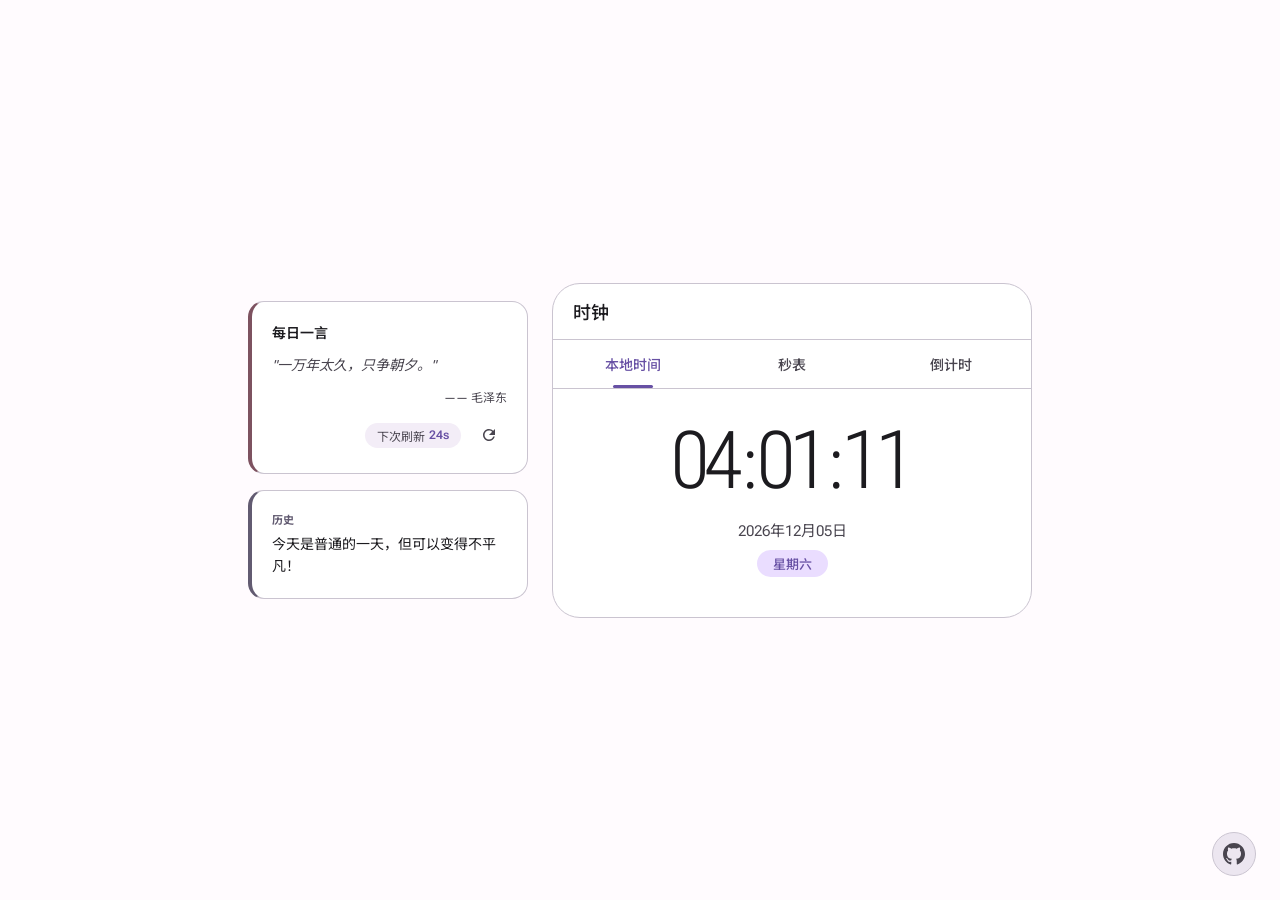
<file: index.html>
<!DOCTYPE html>
<html lang="zh">
<head>
  <meta charset="UTF-8">
  <meta name="viewport" content="width=device-width, initial-scale=1.0, viewport-fit=cover">
  <title>时钟</title>
  <link rel="preconnect" href="https://fonts.googleapis.com">
  <link rel="preconnect" href="https://fonts.gstatic.com" crossorigin>
  <link rel="stylesheet" href="https://fonts.googleapis.com/css2?family=Noto+Sans+SC:wght@300;400;500;700&family=Roboto+Flex:opsz,wght@8..144,300;8..144,400;8..144,500;8..144,700&display=swap">
  <link rel="stylesheet" href="css/tokens.css">
  <link rel="stylesheet" href="css/animations.css">
  <link rel="stylesheet" href="css/components.css">
</head>
<body>
  <div id="notification" class="snackbar"></div>

  <aside class="sidebar">
    <div class="card card--quote anim-slide" id="quote-item" style="animation-delay:60ms">
      <div class="card__header">每日一言</div>
      <div class="card__body" id="quote-text">"一万年太久，只争朝夕。"</div>
      <div class="card__author" id="quote-author">—— 毛泽东</div>
      <div class="card__footer">
        <span class="card__timer">
          <span>下次刷新</span>
          <span class="card__timer-val" id="quote-timer-value">30s</span>
        </span>
        <button class="icon-btn" id="quote-refresh" title="换一句">
          <svg width="18" height="18" viewBox="0 0 24 24" fill="currentColor"><path d="M17.65 6.35A7.958 7.958 0 0012 4c-4.42 0-7.99 3.58-7.99 8s3.57 8 7.99 8c3.73 0 6.84-2.55 7.73-6h-2.08A5.99 5.99 0 0112 18c-3.31 0-6-2.69-6-6s2.69-6 6-6c1.66 0 3.14.69 4.22 1.78L12 12h8V4l-2.35 2.35z"/></svg>
        </button>
      </div>
    </div>

    <div class="card card--history anim-slide" id="history-item" style="animation-delay:130ms">
      <div class="card__meta" id="history-year">1898年</div>
      <div class="card__event" id="history-event">戊戌变法开始</div>
    </div>
  </aside>

  <main class="main-panel">
    <header class="top-bar">
      <h1 class="top-bar__title">时钟</h1>
    </header>

    <nav class="tab-bar">
      <button class="tab active" data-tab="local-time">
        本地时间
        <span class="tab__indicator"></span>
      </button>
      <button class="tab" data-tab="stopwatch">
        秒表
        <span class="tab__indicator"></span>
      </button>
      <button class="tab" data-tab="countdown">
        倒计时
        <span class="tab__indicator"></span>
      </button>
    </nav>

    <div class="tab-content">
      <div class="tab-panel active" id="local-time">
        <div class="time-display">00:00:00</div>
        <div class="date-row">2026年01月01日</div>
        <div class="date-wrapper">
          <span class="weekday-badge">星期四</span>
        </div>
      </div>

      <div class="tab-panel" id="stopwatch">
        <div class="stopwatch-display">00:00.000</div>
        <div class="controls">
          <button class="fab fab--error" id="stopwatch-reset">
            <svg width="22" height="22" viewBox="0 0 24 24" fill="currentColor"><path d="M12 5V1L7 6l5 5V7c3.31 0 6 2.69 6 6s-2.69 6-6 6-6-2.69-6-6H4c0 4.42 3.58 8 8 8s8-3.58 8-8-3.58-8-8-8z"/></svg>
          </button>
          <button class="fab fab--primary" id="stopwatch-start" style="display:flex">
            <svg width="28" height="28" viewBox="0 0 24 24" fill="currentColor"><path d="M8 5v14l11-7z"/></svg>
          </button>
          <button class="fab fab--tertiary" id="stopwatch-pause" style="display:none">
            <svg width="22" height="22" viewBox="0 0 24 24" fill="currentColor"><path d="M6 19h4V5H6v14zm8-14v14h4V5h-4z"/></svg>
          </button>
          <button class="fab fab--tertiary" id="stopwatch-lap" style="display:flex">
            <svg width="22" height="22" viewBox="0 0 24 24" fill="currentColor"><path d="M12 2C6.48 2 2 6.48 2 12s4.48 10 10 10 10-4.48 10-10S17.52 2 12 2zm-2 15l-5-5 1.41-1.41L10 14.17l7.59-7.59L19 8l-9 9z"/></svg>
          </button>
        </div>
        <div class="laps-container" id="stopwatch-laps">
          <div class="laps-empty">暂无圈数记录</div>
        </div>
      </div>

      <div class="tab-panel" id="countdown">
        <div class="countdown-display">00:00:00</div>
        <div class="time-inputs">
          <div class="time-field">
            <label class="time-field__label">小时</label>
            <input type="number" class="time-field__input" id="countdown-hours" min="0" max="99" value="0" inputmode="numeric">
          </div>
          <div class="time-field">
            <label class="time-field__label">分钟</label>
            <input type="number" class="time-field__input" id="countdown-minutes" min="0" max="59" value="0" inputmode="numeric">
          </div>
          <div class="time-field">
            <label class="time-field__label">秒钟</label>
            <input type="number" class="time-field__input" id="countdown-seconds" min="0" max="59" value="0" inputmode="numeric">
          </div>
        </div>
        <div class="controls">
          <button class="fab fab--error" id="countdown-reset">
            <svg width="22" height="22" viewBox="0 0 24 24" fill="currentColor"><path d="M19 6.41L17.59 5 12 10.59 6.41 5 5 6.41 10.59 12 5 17.59 6.41 19 12 13.41 17.59 19 19 17.59 13.41 12z"/></svg>
          </button>
          <button class="fab fab--primary" id="countdown-start" style="display:flex">
            <svg width="28" height="28" viewBox="0 0 24 24" fill="currentColor"><path d="M8 5v14l11-7z"/></svg>
          </button>
          <button class="fab fab--tertiary" id="countdown-pause" style="display:none">
            <svg width="22" height="22" viewBox="0 0 24 24" fill="currentColor"><path d="M6 19h4V5H6v14zm8-14v14h4V5h-4z"/></svg>
          </button>
        </div>
      </div>
    </div>
  </main>

  <a href="https://github.com/q1w2e3r4t5y6658" target="_blank" rel="noopener" class="gh-link">
    <svg width="22" height="22" viewBox="0 0 24 24" fill="currentColor"><path d="M12 0c-6.626 0-12 5.373-12 12 0 5.302 3.438 9.8 8.207 11.387.599.111.793-.261.793-.577v-2.234c-3.338.726-4.033-1.416-4.033-1.416-.546-1.387-1.333-1.756-1.333-1.756-1.089-.745.083-.729.083-.729 1.205.084 1.839 1.237 1.839 1.237 1.07 1.834 2.807 1.304 3.492.997.107-.775.418-1.305.762-1.604-2.665-.305-5.467-1.334-5.467-5.931 0-1.311.469-2.381 1.236-3.221-.124-.303-.535-1.524.117-3.176 0 0 1.008-.322 3.301 1.23.957-.266 1.983-.399 3.003-.404 1.02.005 2.047.138 3.006.404 2.291-1.552 3.297-1.23 3.297-1.23.653 1.653.242 2.874.118 3.176.77.84 1.235 1.911 1.235 3.221 0 4.609-2.807 5.624-5.479 5.921.43.372.823 1.102.823 2.222v3.293c0 .319.192.694.801.576 4.765-1.589 8.199-6.086 8.199-11.386 0-6.627-5.373-12-12-12z"/></svg>
    <span class="gh-link__tip">q1w2e3r4t5y6658</span>
  </a>

  <script>
    // ========== Notification ==========
    class Notification {
      static show(message, duration = 3000) {
        const el = document.getElementById('notification');
        if (!el) return;
        el.textContent = message;
        el.classList.add('visible');
        clearTimeout(Notification._timeout);
        Notification._timeout = setTimeout(() => el.classList.remove('visible'), duration);
      }
    }
    Notification._timeout = null;

    // ========== RippleEffect ==========
    class RippleEffect {
      static init() { document.addEventListener('pointerdown', RippleEffect.handle); }
      static handle(event) {
        const el = event.target.closest('.fab, .icon-btn, .tab, .gh-link');
        if (!el) return;
        const ripple = document.createElement('span');
        ripple.className = 'ripple';
        const rect = el.getBoundingClientRect();
        const size = Math.max(rect.width, rect.height) * 2;
        ripple.style.width = ripple.style.height = size + 'px';
        ripple.style.left = (event.clientX - rect.left - size / 2) + 'px';
        ripple.style.top = (event.clientY - rect.top - size / 2) + 'px';
        el.appendChild(ripple);
        ripple.addEventListener('animationend', () => ripple.remove());
      }
    }

    // ========== Clock ==========
    class Clock {
      constructor() {
        this.timeDisplay = document.querySelector('.time-display');
        this.dateRow = document.querySelector('.date-row');
        this.weekdayBadge = document.querySelector('.weekday-badge');
        this.weekdays = ['星期日','星期一','星期二','星期三','星期四','星期五','星期六'];
      }
      init() { this.update(); setInterval(() => this.update(), 1000); }
      update() {
        const n = new Date();
        this.timeDisplay.textContent = [n.getHours(), n.getMinutes(), n.getSeconds()].map(v => String(v).padStart(2,'0')).join(':');
        if (this.dateRow) {
          this.dateRow.textContent = n.getFullYear() + '年' + String(n.getMonth()+1).padStart(2,'0') + '月' + String(n.getDate()).padStart(2,'0') + '日';
        }
        if (this.weekdayBadge) this.weekdayBadge.textContent = this.weekdays[n.getDay()];
      }
    }

    // ========== Stopwatch ==========
    class Stopwatch {
      constructor() {
        this.display = document.querySelector('.stopwatch-display');
        this.startBtn = document.getElementById('stopwatch-start');
        this.pauseBtn = document.getElementById('stopwatch-pause');
        this.resetBtn = document.getElementById('stopwatch-reset');
        this.lapBtn = document.getElementById('stopwatch-lap');
        this.lapsContainer = document.getElementById('stopwatch-laps');
        this.running = false; this.startTime = 0; this.elapsedTime = 0;
        this.rafId = null; this.lapCount = 0; this.lastLapTime = 0;
      }
      init() {
        this.startBtn.addEventListener('click', () => this.start());
        this.pauseBtn.addEventListener('click', () => this.pause());
        this.resetBtn.addEventListener('click', () => this.reset());
        this.lapBtn.addEventListener('click', () => this.recordLap());
      }
      start() {
        if (this.running) return;
        this.running = true; this.startTime = performance.now(); this.loop();
        this.startBtn.style.display = 'none'; this.pauseBtn.style.display = 'flex';
      }
      pause() {
        if (!this.running) return;
        this.running = false; cancelAnimationFrame(this.rafId);
        this.elapsedTime += performance.now() - this.startTime;
        this.startBtn.style.display = 'flex'; this.pauseBtn.style.display = 'none';
      }
      reset() {
        this.running = false; if (this.rafId) cancelAnimationFrame(this.rafId);
        this.startTime = 0; this.elapsedTime = 0; this.lastLapTime = 0; this.lapCount = 0;
        this.display.textContent = '00:00.000';
        this.lapsContainer.innerHTML = '<div class="laps-empty">暂无圈数记录</div>';
        this.startBtn.style.display = 'flex'; this.pauseBtn.style.display = 'none';
      }
      loop() {
        if (!this.running) return;
        this.display.textContent = Stopwatch.format(this.elapsedTime + (performance.now() - this.startTime));
        this.rafId = requestAnimationFrame(() => this.loop());
      }
      recordLap() {
        if (!this.running) return;
        this.lapCount++;
        const cur = this.elapsedTime + (performance.now() - this.startTime);
        const lap = cur - this.lastLapTime; this.lastLapTime = cur;
        if (this.lapsContainer.querySelector('.laps-empty')) this.lapsContainer.innerHTML = '';
        const item = document.createElement('div');
        item.className = 'lap-row';
        item.innerHTML = '<span class="lap-num">圈 ' + this.lapCount + '</span><span class="lap-split">' + Stopwatch.format(lap) + '</span><span class="lap-total">' + Stopwatch.format(cur) + '</span>';
        this.lapsContainer.prepend(item);
        this.lapsContainer.querySelectorAll('.lap-row').forEach((el, i) => el.style.animationDelay = (i * 40) + 'ms');
      }
      static format(ms) {
        const s = Math.floor(ms / 1000), mil = Math.floor(ms % 1000);
        return String(Math.floor(s / 60)).padStart(2,'0') + ':' + String(s % 60).padStart(2,'0') + '.' + String(mil).padStart(3,'0');
      }
    }

    // ========== Countdown ==========
    class Countdown {
      constructor() {
        this.display = document.querySelector('.countdown-display');
        this.hIn = document.getElementById('countdown-hours');
        this.mIn = document.getElementById('countdown-minutes');
        this.sIn = document.getElementById('countdown-seconds');
        this.startBtn = document.getElementById('countdown-start');
        this.pauseBtn = document.getElementById('countdown-pause');
        this.resetBtn = document.getElementById('countdown-reset');
        this.running = false; this.intervalId = null; this.total = 0; this.remaining = 0;
      }
      init() {
        this.refresh();
        this.hIn.addEventListener('input', () => this.refresh());
        this.mIn.addEventListener('input', () => this.refresh());
        this.sIn.addEventListener('input', () => this.refresh());
        this.startBtn.addEventListener('click', () => this.start());
        this.pauseBtn.addEventListener('click', () => this.pause());
        this.resetBtn.addEventListener('click', () => this.reset());
      }
      _get() { return (parseInt(this.hIn.value)||0)*3600 + (parseInt(this.mIn.value)||0)*60 + (parseInt(this.sIn.value)||0); }
      refresh() { this.total = this._get(); this.remaining = this.total; this.display.textContent = Countdown.format(this.remaining); }
      start() {
        if (this.running) return;
        const t = this._get();
        if (t === 0) { Notification.show('请设置倒计时时间'); return; }
        this.total = t; this.remaining = t; this.running = true;
        this.display.textContent = Countdown.format(this.remaining);
        this.intervalId = setInterval(() => this.tick(), 1000);
        this.startBtn.style.display = 'none'; this.pauseBtn.style.display = 'flex';
      }
      pause() {
        if (!this.running) return;
        this.running = false; clearInterval(this.intervalId);
        this.startBtn.style.display = 'flex'; this.pauseBtn.style.display = 'none';
      }
      reset() {
        this.running = false; if (this.intervalId) clearInterval(this.intervalId);
        this.hIn.value = '0'; this.mIn.value = '0'; this.sIn.value = '0'; this.refresh();
        this.startBtn.style.display = 'flex'; this.pauseBtn.style.display = 'none';
      }
      tick() {
        if (this.remaining > 0) { this.remaining--; this.display.textContent = Countdown.format(this.remaining); }
        if (this.remaining === 0) {
          this.running = false; clearInterval(this.intervalId);
          this.startBtn.style.display = 'flex'; this.pauseBtn.style.display = 'none';
          this.display.textContent = '00:00:00'; Notification.show('倒计时结束！');
        }
      }
      static format(s) {
        return String(Math.floor(s/3600)).padStart(2,'0') + ':' + String(Math.floor((s%3600)/60)).padStart(2,'0') + ':' + String(s%60).padStart(2,'0');
      }
    }

    // ========== QuoteService ==========
    class QuoteService {
      constructor() {
        this.textEl = document.getElementById('quote-text');
        this.authorEl = document.getElementById('quote-author');
        this.cardEl = document.getElementById('quote-item');
        this.refreshBtn = document.getElementById('quote-refresh');
        this.timerEl = document.getElementById('quote-timer-value');
        this.lastQuote = ''; this.cd = 30; this.auto = null;
      }
      init() {
        this.fetch();
        this.refreshBtn.addEventListener('click', () => this.fetch());
        setInterval(() => { this.cd--; if (this.cd <= 0) this.cd = 30; this.timerEl.textContent = this.cd + 's'; }, 1000);
        this.auto = setInterval(() => this.fetch(), 30000);
      }
      fetch() {
        this.cardEl.style.opacity = '0'; this.cardEl.style.transform = 'translateY(-8px)';
        fetch('https://v1.hitokoto.cn/?c=d&c=e&c=g&c=h&c=i&c=k')
          .then(r => r.json()).then(d => {
            if (d.hitokoto === this.lastQuote && this.lastQuote) { this.fetch(); return; }
            this.show(d.hitokoto, d.from_who || d.from || '佚名');
          })
          .catch(() => this.show('一万年太久，只争朝夕。', '毛泽东'));
      }
      show(text, author) {
        setTimeout(() => {
          this.lastQuote = text;
          this.textEl.textContent = '"' + text + '"';
          this.authorEl.textContent = '—— ' + author;
          this.cardEl.style.opacity = '1'; this.cardEl.style.transform = 'translateY(0)';
          this.cd = 30; this.timerEl.textContent = '30s';
        }, 200);
      }
    }

    // ========== HistoryService ==========
    class HistoryService {
      constructor() {
        this.yearEl = document.getElementById('history-year');
        this.eventEl = document.getElementById('history-event');
        this.cardEl = document.getElementById('history-item');
      }
      init() { this.fetch(); }
      fetch() {
        this.cardEl.style.opacity = '0'; this.cardEl.style.transform = 'translateY(8px)';
        fetch('https://jkapi.com/api/history')
          .then(r => r.text()).then(text => {
            const lines = text.split('\n').filter(l => l.trim());
            let y = '', e = '';
            for (let i = 1; i < lines.length; i++) {
              const m = lines[i].match(/^(\d+)\s+(.+)$/);
              if (m) { y = m[1] + '年'; e = m[2]; break; }
            }
            if (!y) { y = '历史'; e = '今天是普通的一天，但可以变得不平凡！'; }
            this.show(y, e);
          })
          .catch(() => this.show('历史', '今天是普通的一天，但可以变得不平凡！'));
      }
      show(year, event) {
        setTimeout(() => {
          this.yearEl.textContent = year; this.eventEl.textContent = event;
          this.cardEl.style.opacity = '1'; this.cardEl.style.transform = 'translateY(0)';
        }, 200);
      }
    }

    // ========== App ==========
    class App {
      constructor() {
        this.tabs = document.querySelectorAll('.tab');
        this.panels = document.querySelectorAll('.tab-panel');
        this.order = ['local-time', 'stopwatch', 'countdown'];
        this.idx = 0;
      }
      init() {
        RippleEffect.init();
        this.tabs.forEach(tab => {
          tab.addEventListener('click', () => {
            const id = tab.getAttribute('data-tab');
            const ni = this.order.indexOf(id);
            if (ni === this.idx) return;
            const dir = ni > this.idx ? 1 : -1;
            const old = document.getElementById(this.order[this.idx]);
            const nu = document.getElementById(id);
            this._swap(old, nu, dir);
            this.tabs.forEach(t => t.classList.remove('active'));
            this.panels.forEach(p => p.classList.remove('active'));
            tab.classList.add('active'); nu.classList.add('active');
            this.idx = ni;
          });
        });
        new Clock().init();
        new Stopwatch().init();
        new Countdown().init();
        new QuoteService().init();
        new HistoryService().init();

      }
      _swap(old, nu, dir) {
        const d = 280, e = 'cubic-bezier(0.2,0,0,1)';
        const w = old.offsetWidth;
        nu.style.display = 'block';
        nu.style.position = 'absolute';
        nu.style.top = '0'; nu.style.left = '0';
        nu.style.width = '100%';
        nu.style.transition = 'none';
        nu.style.transform = 'translateX(' + (dir > 0 ? w : -w) + 'px)';
        nu.style.opacity = '1';

        requestAnimationFrame(() => {
          requestAnimationFrame(() => {
            old.style.transition = 'transform ' + d + 'ms ' + e;
            old.style.transform = 'translateX(' + (dir > 0 ? -w : w) + 'px)';
            nu.style.transition = 'transform ' + d + 'ms ' + e;
            nu.style.transform = 'translateX(0)';
          });
        });

        setTimeout(() => {
          old.style.display = 'none';
          old.style.transform = ''; old.style.transition = '';
          nu.style.position = ''; nu.style.top = ''; nu.style.left = '';
          nu.style.width = ''; nu.style.transform = ''; nu.style.transition = '';
        }, d);
      }
    }

    new App().init();
  </script>
</body>
</html>
</file>
<file: css/tokens.css>
:root {
  /* Google MD3 official light theme */
  --md-sys-color-primary: #6750A4;
  --md-sys-color-on-primary: #FFFFFF;
  --md-sys-color-primary-container: #EADDFF;
  --md-sys-color-on-primary-container: #21005D;

  --md-sys-color-secondary: #625B71;
  --md-sys-color-on-secondary: #FFFFFF;
  --md-sys-color-secondary-container: #E8DEF8;
  --md-sys-color-on-secondary-container: #1D192B;

  --md-sys-color-tertiary: #7D5260;
  --md-sys-color-on-tertiary: #FFFFFF;
  --md-sys-color-tertiary-container: #FFD8E4;
  --md-sys-color-on-tertiary-container: #31111D;

  --md-sys-color-error: #B3261E;
  --md-sys-color-on-error: #FFFFFF;
  --md-sys-color-error-container: #F9DEDC;
  --md-sys-color-on-error-container: #410E0B;

  --md-sys-color-surface: #FFFBFE;
  --md-sys-color-on-surface: #1C1B1F;
  --md-sys-color-surface-variant: #E7E0EC;
  --md-sys-color-on-surface-variant: #49454F;
  --md-sys-color-outline: #79747E;
  --md-sys-color-outline-variant: #CAC4D0;

  --md-sys-color-surface-container-lowest: #FFFFFF;
  --md-sys-color-surface-container-low: #F7F2FA;
  --md-sys-color-surface-container: #F3EDF7;
  --md-sys-color-surface-container-high: #ECE6F0;
  --md-sys-color-surface-container-highest: #E6E0E9;

  --md-sys-color-inverse-surface: #313033;
  --md-sys-color-inverse-on-surface: #F4EFF4;

  --md-sys-shape-corner-xs: 4px;
  --md-sys-shape-corner-sm: 8px;
  --md-sys-shape-corner-md: 12px;
  --md-sys-shape-corner-lg: 16px;
  --md-sys-shape-corner-xl: 28px;
  --md-sys-shape-corner-full: 9999px;

  --md-sys-state-hover: 0.08;
  --md-sys-state-press: 0.12;

  --md-sys-motion-short4: 200ms;
  --md-sys-motion-medium2: 300ms;
  --md-sys-motion-medium4: 400ms;

  --md-sys-easing-standard: cubic-bezier(0.2, 0, 0, 1);
  --md-sys-easing-emphasized: cubic-bezier(0.05, 0.7, 0.1, 1);
  --md-sys-easing-decelerate: cubic-bezier(0, 0, 0, 1);
}

@media (prefers-color-scheme: dark) {
  :root {
    --md-sys-color-primary: #D0BCFF;
    --md-sys-color-on-primary: #381E72;
    --md-sys-color-primary-container: #4F378B;
    --md-sys-color-on-primary-container: #EADDFF;

    --md-sys-color-secondary: #CCC2DC;
    --md-sys-color-on-secondary: #332D41;
    --md-sys-color-secondary-container: #4A4458;
    --md-sys-color-on-secondary-container: #E8DEF8;

    --md-sys-color-tertiary: #EFB8C8;
    --md-sys-color-on-tertiary: #492532;
    --md-sys-color-tertiary-container: #633B48;
    --md-sys-color-on-tertiary-container: #FFD8E4;

    --md-sys-color-error: #F2B8B5;
    --md-sys-color-on-error: #601410;
    --md-sys-color-error-container: #8C1D18;
    --md-sys-color-on-error-container: #F9DEDC;

    --md-sys-color-surface: #1C1B1F;
    --md-sys-color-on-surface: #E6E1E5;
    --md-sys-color-surface-variant: #49454F;
    --md-sys-color-on-surface-variant: #CAC4D0;
    --md-sys-color-outline: #938F99;
    --md-sys-color-outline-variant: #49454F;

    --md-sys-color-surface-container-lowest: #0F0D13;
    --md-sys-color-surface-container-low: #1D1B20;
    --md-sys-color-surface-container: #211F26;
    --md-sys-color-surface-container-high: #2B2930;
    --md-sys-color-surface-container-highest: #36343B;

    --md-sys-color-inverse-surface: #E6E1E5;
    --md-sys-color-inverse-on-surface: #313033;
  }
}
</file>
<file: css/animations.css>
@keyframes fade-in     { from{opacity:0} to{opacity:1} }
@keyframes slide-up    { from{opacity:0;transform:translateY(12px)} to{opacity:1;transform:translateY(0)} }
@keyframes slide-left  { from{opacity:0;transform:translateX(20px)} to{opacity:1;transform:translateX(0)} }
@keyframes scale-in    { from{opacity:0;transform:scale(.94)} to{opacity:1;transform:scale(1)} }
@keyframes ripple      { 0%{transform:scale(0);opacity:.12} 100%{transform:scale(4);opacity:0} }
@keyframes tab-in      { from{transform:scaleX(0)} to{transform:scaleX(1)} }
@keyframes snack-up    { from{opacity:0;transform:translateY(100%)} to{opacity:1;transform:translateY(0)} }
@keyframes snack-down  { from{opacity:1;transform:translateY(0)} to{opacity:0;transform:translateY(100%)} }

.anim-fade    { animation: fade-in    var(--md-sys-motion-medium2) var(--md-sys-easing-standard) both }
.anim-slide   { animation: slide-up   var(--md-sys-motion-medium4) var(--md-sys-easing-emphasized) both }
.anim-scale   { animation: scale-in   var(--md-sys-motion-medium2) var(--md-sys-easing-emphasized) both }
</file>
<file: css/components.css>
/* ========== RESET ========== */
*,*::before,*::after{margin:0;padding:0;box-sizing:border-box}
html{-webkit-text-size-adjust:100%;-webkit-tap-highlight-color:transparent}

/* ========== BODY ========== */
body{
  font-family:'Roboto Flex','Noto Sans SC',system-ui,sans-serif;
  font-size:16px;
  color:var(--md-sys-color-on-surface);
  background:var(--md-sys-color-surface);
  min-height:100vh;
  min-height:100dvh;
  display:flex;
  justify-content:center;
  align-items:center;
  padding:24px;
  gap:24px;
  -webkit-font-smoothing:antialiased;
}

button{cursor:pointer;border:none;background:none;font-family:inherit;-webkit-tap-highlight-color:transparent;touch-action:manipulation}
input{font-family:inherit;-webkit-tap-highlight-color:transparent}
:focus-visible{outline:2px solid var(--md-sys-color-primary);outline-offset:2px;border-radius:var(--md-sys-shape-corner-xs)}
::-webkit-scrollbar{width:4px}
::-webkit-scrollbar-track{background:transparent}
::-webkit-scrollbar-thumb{background:var(--md-sys-color-outline-variant);border-radius:2px}
::selection{background:var(--md-sys-color-primary-container);color:var(--md-sys-color-on-primary-container)}

/* ========== LAYOUT: SIDEBAR ========== */
.sidebar{
  width:280px;
  display:flex;
  flex-direction:column;
  gap:16px;
  flex-shrink:0;
}

/* ========== LAYOUT: MAIN PANEL ========== */
.main-panel{
  width:100%;
  max-width:480px;
  background:var(--md-sys-color-surface-container-lowest);
  border-radius:var(--md-sys-shape-corner-xl);
  border:1px solid var(--md-sys-color-outline-variant);
  overflow:hidden;
  display:flex;
  flex-direction:column;
}

/* ========== TOP BAR ========== */
.top-bar{
  display:flex;
  align-items:center;
  height:56px;
  padding:0 20px;
  border-bottom:1px solid var(--md-sys-color-outline-variant);
}
.top-bar__title{
  font-size:18px;
  font-weight:500;
  color:var(--md-sys-color-on-surface);
  letter-spacing:.1px;
}

/* ========== CARDS (sidebar) ========== */
.card{
  background:var(--md-sys-color-surface-container-lowest);
  border:1px solid var(--md-sys-color-outline-variant);
  border-radius:var(--md-sys-shape-corner-lg);
  padding:20px;
  transition:border-color var(--md-sys-motion-short4) var(--md-sys-easing-standard);
}
.card:hover{border-color:var(--md-sys-color-outline)}
.card--quote{border-left:4px solid var(--md-sys-color-tertiary)}
.card--history{border-left:4px solid var(--md-sys-color-secondary)}

.card__header{
  font-size:14px;
  font-weight:600;
  color:var(--md-sys-color-on-surface);
  margin-bottom:12px;
}
.card__body{
  font-size:14px;
  color:var(--md-sys-color-on-surface-variant);
  line-height:1.7;
  font-style:italic;
  margin-bottom:10px;
}
.card__author{
  font-size:12px;
  color:var(--md-sys-color-on-surface-variant);
  text-align:right;
}
.card__meta{
  font-size:11px;
  font-weight:700;
  color:var(--md-sys-color-secondary);
  margin-bottom:6px;
  letter-spacing:.3px;
}
.card__event{
  font-size:14px;
  line-height:1.6;
  color:var(--md-sys-color-on-surface);
}
.card__footer{
  display:flex;
  justify-content:flex-end;
  align-items:center;
  gap:10px;
  margin-top:12px;
}
.card__timer{
  display:flex;
  align-items:center;
  gap:4px;
  font-size:12px;
  color:var(--md-sys-color-on-surface-variant);
  background:var(--md-sys-color-surface-container);
  padding:4px 12px;
  border-radius:var(--md-sys-shape-corner-full);
}
.card__timer-val{color:var(--md-sys-color-primary);font-weight:600;font-variant-numeric:tabular-nums}

/* ========== TABS ========== */
.tab-bar{
  display:flex;
  border-bottom:1px solid var(--md-sys-color-outline-variant);
}
.tab{
  flex:1;
  padding:14px 16px;
  font-size:14px;
  font-weight:500;
  color:var(--md-sys-color-on-surface-variant);
  text-align:center;
  cursor:pointer;
  position:relative;
  user-select:none;
  overflow:hidden;
  transition:color var(--md-sys-motion-short4) var(--md-sys-easing-standard);
}
.tab:hover{color:var(--md-sys-color-on-surface);background:rgba(0,0,0,var(--md-sys-state-hover))}
.tab.active{color:var(--md-sys-color-primary)}
.tab__indicator{
  position:absolute;
  bottom:0;left:50%;
  transform:translateX(-50%);
  width:0;height:3px;
  background:var(--md-sys-color-primary);
  border-radius:3px;
  transition:width var(--md-sys-motion-medium2) var(--md-sys-easing-emphasized);
}
.tab.active .tab__indicator{width:40px;animation:tab-in var(--md-sys-motion-medium2) var(--md-sys-easing-standard)}

/* ========== TAB CONTENT ========== */
.tab-content{flex:1;padding:32px 24px 40px;overflow:hidden;position:relative}
.tab-panel{display:none}
.tab-panel.active{display:block}

/* ========== TIME DISPLAY ========== */
.time-display{
  font-family:'Roboto Flex','Noto Sans SC',sans-serif;
  font-size:80px;
  font-weight:400;
  text-align:center;
  color:var(--md-sys-color-on-surface);
  line-height:1;
  font-variant-numeric:tabular-nums;
  letter-spacing:-2px;
  margin-bottom:18px;
}
.date-row{
  text-align:center;
  font-size:15px;
  color:var(--md-sys-color-on-surface-variant);
  margin-bottom:10px;
}
.date-wrapper{text-align:center}
.weekday-badge{
  display:inline-block;
  font-size:13px;
  font-weight:500;
  color:var(--md-sys-color-primary);
  background:var(--md-sys-color-primary-container);
  padding:4px 16px;
  border-radius:var(--md-sys-shape-corner-full);
}

/* ========== STOPWATCH ========== */
.stopwatch-display{
  font-family:'Roboto Flex','Noto Sans SC',sans-serif;
  font-size:68px;
  font-weight:400;
  text-align:center;
  color:var(--md-sys-color-on-surface);
  line-height:1;
  font-variant-numeric:tabular-nums;
  letter-spacing:-1.5px;
  margin-bottom:32px;
  min-height:74px;
}

/* ========== COUNTDOWN ========== */
.countdown-display{
  font-family:'Roboto Flex','Noto Sans SC',sans-serif;
  font-size:60px;
  font-weight:400;
  text-align:center;
  color:var(--md-sys-color-on-surface);
  line-height:1;
  font-variant-numeric:tabular-nums;
  letter-spacing:-1px;
  margin:24px 0 36px;
  min-height:66px;
}

/* ========== CONTROLS ========== */
.controls{
  display:flex;
  justify-content:center;
  align-items:center;
  gap:20px;
  margin-top:16px;
}

/* ========== FAB ========== */
.fab{
  width:56px;height:56px;
  border-radius:var(--md-sys-shape-corner-lg);
  display:flex;
  align-items:center;
  justify-content:center;
  position:relative;
  overflow:hidden;
  user-select:none;
  transition:background var(--md-sys-motion-short4) var(--md-sys-easing-standard),
             border-color var(--md-sys-motion-short4) var(--md-sys-easing-standard);
}
.fab::after{
  content:'';
  position:absolute;inset:0;
  background:transparent;
  transition:background var(--md-sys-motion-short4) var(--md-sys-easing-standard);
  pointer-events:none;
}
.fab:hover::after{background:rgba(0,0,0,var(--md-sys-state-hover))}
.fab:active{transform:scale(.96)}
.fab:active::after{background:rgba(0,0,0,var(--md-sys-state-press))}

.fab--surface{
  background:var(--md-sys-color-surface-container-high);
  border:1px solid var(--md-sys-color-outline-variant);
  color:var(--md-sys-color-primary);
}
.fab--primary{
  background:var(--md-sys-color-primary-container);
  color:var(--md-sys-color-on-primary-container);
  width:64px;height:64px;
}
.fab--tertiary{
  background:var(--md-sys-color-tertiary-container);
  color:var(--md-sys-color-on-tertiary-container);
}
.fab--error{
  background:var(--md-sys-color-error-container);
  color:var(--md-sys-color-on-error-container);
}

/* ========== ICON BUTTON ========== */
.icon-btn{
  width:36px;height:36px;
  border-radius:var(--md-sys-shape-corner-full);
  display:flex;
  align-items:center;
  justify-content:center;
  color:var(--md-sys-color-on-surface-variant);
  position:relative;
  overflow:hidden;
  transition:background var(--md-sys-motion-short4) var(--md-sys-easing-standard);
}
.icon-btn:hover{background:rgba(0,0,0,var(--md-sys-state-hover))}
.icon-btn:active{background:rgba(0,0,0,var(--md-sys-state-press))}

/* ========== TIME INPUTS ========== */
.time-inputs{
  display:flex;
  justify-content:center;
  gap:24px;
  margin-bottom:36px;
}
.time-field{display:flex;flex-direction:column;align-items:center;gap:8px}
.time-field__label{
  font-size:12px;
  font-weight:500;
  color:var(--md-sys-color-on-surface-variant);
}
.time-field__input{
  width:76px;height:60px;
  border:1px solid var(--md-sys-color-outline);
  border-radius:var(--md-sys-shape-corner-sm);
  font-size:26px;
  font-weight:500;
  text-align:center;
  font-family:'Roboto Flex',monospace;
  color:var(--md-sys-color-on-surface);
  background:var(--md-sys-color-surface-container-lowest);
  transition:border-color var(--md-sys-motion-short4) var(--md-sys-easing-standard);
}
.time-field__input:hover{border-color:var(--md-sys-color-on-surface-variant)}
.time-field__input:focus{border-color:var(--md-sys-color-primary);outline:none;box-shadow:0 0 0 2px var(--md-sys-color-primary-container)}
.time-field__input[type="number"]{-moz-appearance:textfield}
.time-field__input::-webkit-inner-spin-button,
.time-field__input::-webkit-outer-spin-button{-webkit-appearance:none;margin:0}

/* ========== LAPS ========== */
.laps-container{
  max-height:260px;
  overflow-y:auto;
  margin-top:28px;
  padding-top:16px;
  border-top:1px solid var(--md-sys-color-outline-variant);
}
.laps-empty{
  text-align:center;
  padding:40px 20px;
  font-size:14px;
  color:var(--md-sys-color-on-surface-variant);
}
.lap-row{
  display:flex;
  justify-content:space-between;
  align-items:center;
  padding:14px 16px;
  margin-bottom:4px;
  background:var(--md-sys-color-surface-container-low);
  border-radius:var(--md-sys-shape-corner-sm);
  border:1px solid transparent;
  transition:border-color var(--md-sys-motion-short4) var(--md-sys-easing-standard);
  animation:slide-up var(--md-sys-motion-medium2) var(--md-sys-easing-emphasized) both;
}
.lap-row:hover{border-color:var(--md-sys-color-outline-variant);background:var(--md-sys-color-surface-container)}
.lap-num{font-size:14px;font-weight:500;color:var(--md-sys-color-primary);min-width:50px}
.lap-split{font-family:'Roboto Flex',monospace;font-size:15px;font-weight:500;color:var(--md-sys-color-on-surface);font-variant-numeric:tabular-nums}
.lap-total{font-family:'Roboto Flex',monospace;font-size:14px;color:var(--md-sys-color-on-surface-variant);font-variant-numeric:tabular-nums}

/* ========== RIPPLE ========== */
.ripple{
  position:absolute;
  border-radius:50%;
  background:currentColor;
  opacity:0;
  pointer-events:none;
  animation:ripple var(--md-sys-motion-medium4) var(--md-sys-easing-standard) forwards;
}

/* ========== SNACKBAR ========== */
.snackbar{
  position:fixed;
  bottom:24px;left:50%;
  transform:translateX(-50%) translateY(0);
  background:var(--md-sys-color-inverse-surface);
  color:var(--md-sys-color-inverse-on-surface);
  padding:12px 24px;
  border-radius:var(--md-sys-shape-corner-md);
  font-size:14px;
  font-weight:500;
  z-index:1000;
  opacity:0;
  pointer-events:none;
  transition:opacity var(--md-sys-motion-medium2) var(--md-sys-easing-standard);
  white-space:nowrap;
  letter-spacing:.1px;
}
.snackbar.visible{opacity:1;pointer-events:auto}

/* ========== GITHUB LINK ========== */
.gh-link{
  position:fixed;
  bottom:24px;right:24px;
  width:44px;height:44px;
  border-radius:var(--md-sys-shape-corner-full);
  background:var(--md-sys-color-surface-container-high);
  border:1px solid var(--md-sys-color-outline-variant);
  display:flex;
  align-items:center;
  justify-content:center;
  color:var(--md-sys-color-on-surface-variant);
  text-decoration:none;
  z-index:100;
  overflow:hidden;
  transition:border-color var(--md-sys-motion-short4) var(--md-sys-easing-standard);
}
.gh-link:hover{border-color:var(--md-sys-color-outline)}
.gh-link:active{background:var(--md-sys-color-surface-container-highest)}
.gh-link__tip{
  position:absolute;
  bottom:52px;
  left:50%;
  transform:translateX(-50%) scale(.85);
  white-space:nowrap;
  background:var(--md-sys-color-inverse-surface);
  color:var(--md-sys-color-inverse-on-surface);
  padding:6px 12px;
  border-radius:var(--md-sys-shape-corner-xs);
  font-size:12px;
  font-family:'Roboto Flex',monospace;
  font-weight:500;
  letter-spacing:.2px;
  opacity:0;
  pointer-events:none;
  transition:opacity var(--md-sys-motion-short4) var(--md-sys-easing-decelerate),
             transform var(--md-sys-motion-medium4) var(--md-sys-easing-emphasized);
}
.gh-link:hover .gh-link__tip{
  opacity:1;
  transform:translateX(-50%) scale(1);
}

/* ========== RESPONSIVE ========== */
@media (max-width:850px){
  body{flex-direction:column;align-items:stretch;padding:0;gap:0}
  .sidebar{width:100%}
  .main-panel{max-width:100%;border-radius:0;border:none}
}

@media (max-width:480px){
  .time-display{font-size:60px;letter-spacing:-1.5px}
  .stopwatch-display{font-size:50px;letter-spacing:-1px}
  .countdown-display{font-size:44px}
  .exam-banner__days{font-size:52px}
  .fab--primary{width:56px;height:56px}
  .time-field__input{width:64px;height:52px;font-size:22px}
  .tab-content{padding:24px 16px 32px}
}
</file>
